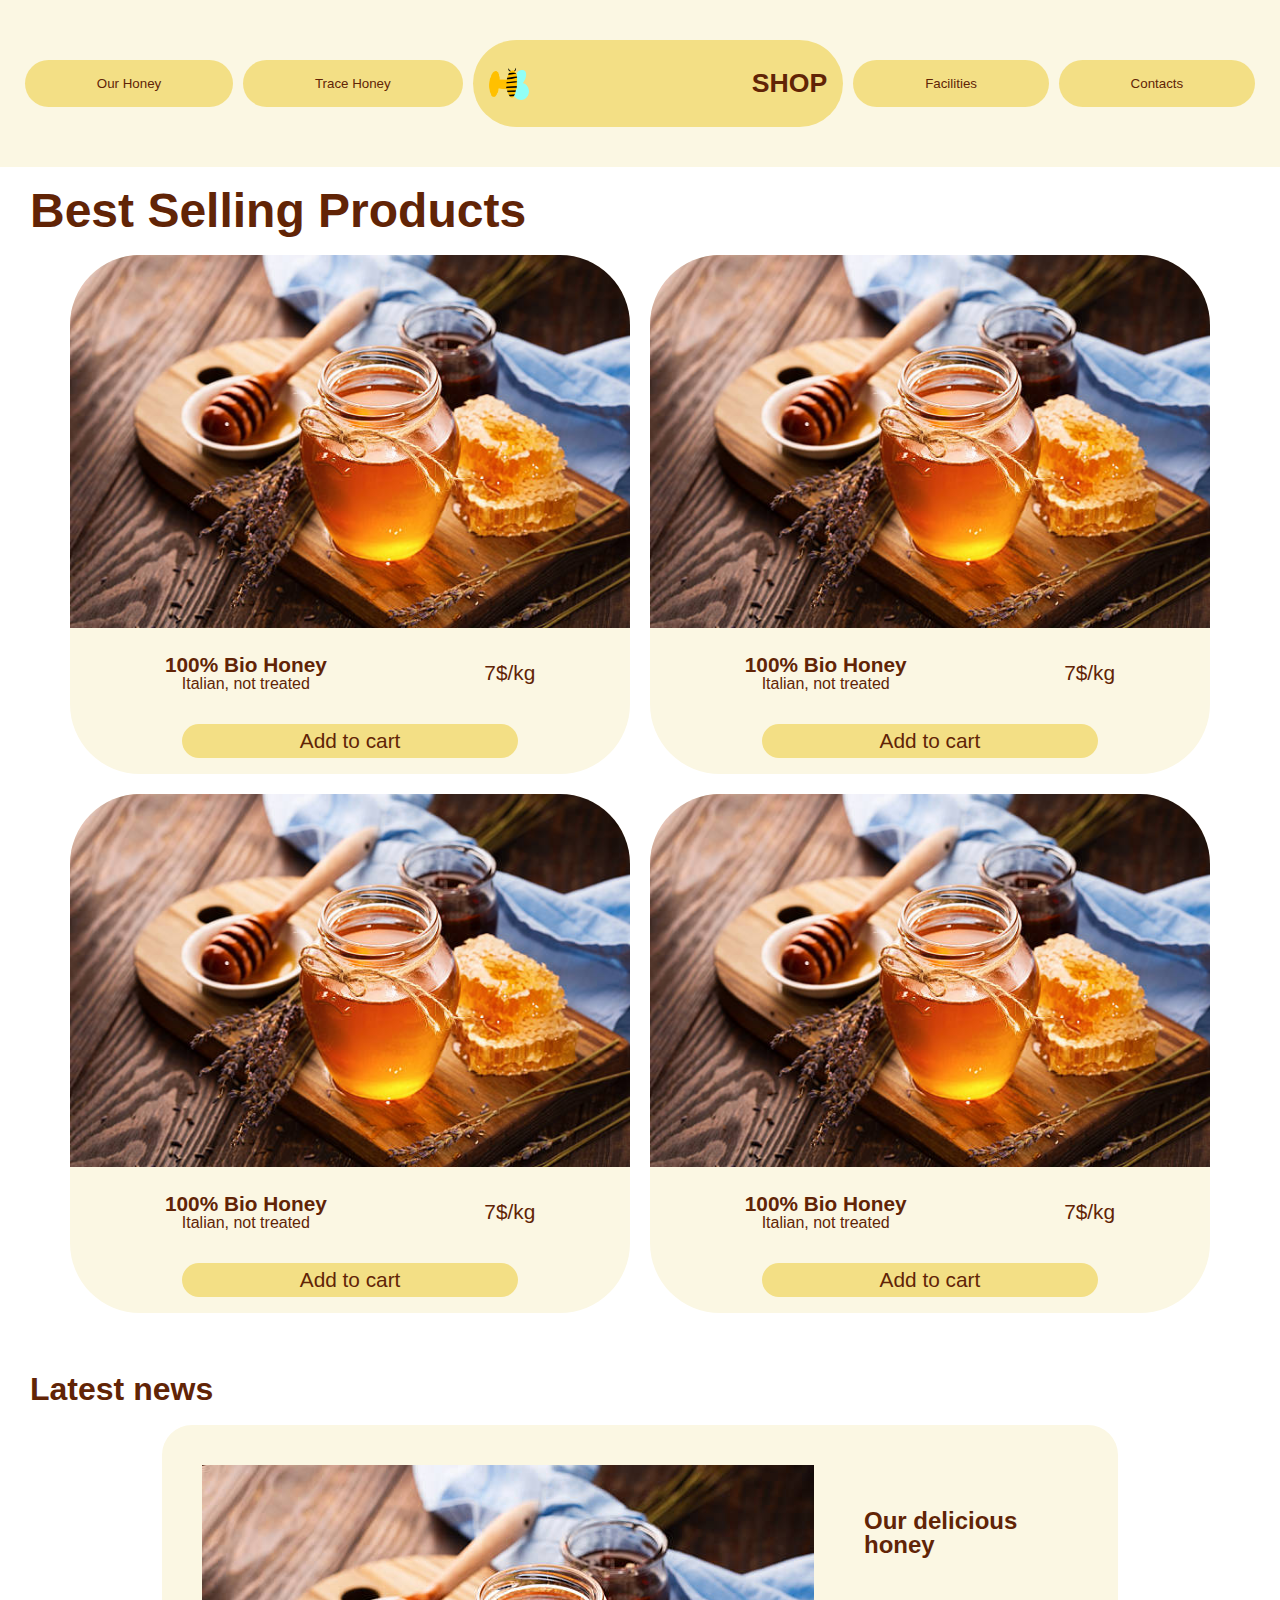
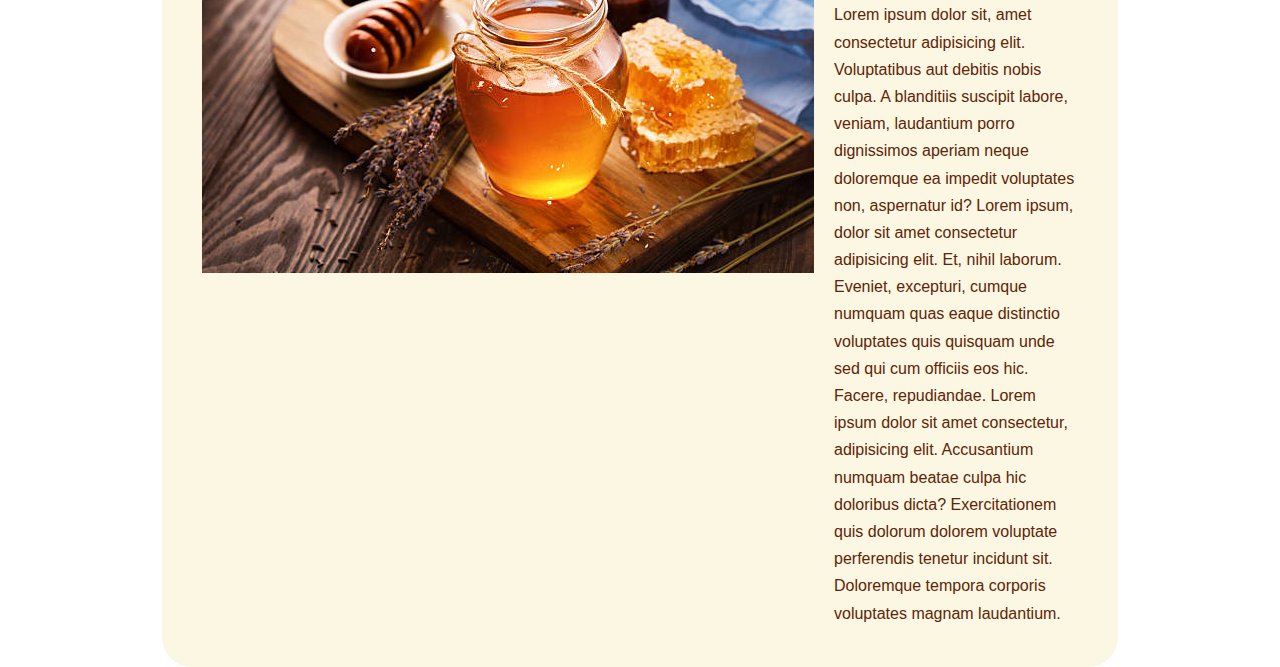
<file: index.html>
<!DOCTYPE html>
<html lang="en">
  <head>
    <meta charset="UTF-8" />
    <meta name="viewport" content="width=device-width, initial-scale=1.0" />
    <link rel="stylesheet" href="assets/css/reset.css" />
    <link rel="stylesheet" href="assets/css/styles.css" />
    <title>Final Layout</title>
  </head>
  <body>
    <header>
      <nav class="navbar">
        <button>Our Honey</button>
        <button>Trace Honey</button>
        <button class="center-button">
          <img src="assets/img/logo.png" alt="Bee logo" />
          <p>SHOP</p>
        </button>
        <button>Facilities</button>
        <button>Contacts</button>
      </nav>
    </header>
    <main>
      <div id="first-section">
        <h1>Best Selling Products</h1>
        <div id="product-section">
          <!-- PRODUCT ROW 1 -->
          <div class="product-row">
            <!-- PRODUCT CARD 1-->
            <div class="product-card">
              <img src="assets/img/honey.jpg" alt="Honey image" />
              <div class="product-card-content">
                <div class="product-card-left-content">
                  <h2>100% Bio Honey</h2>
                  <p>Italian, not treated</p>
                </div>
                <p>7$/kg</p>
              </div>
              <button>Add to cart</button>
            </div>
            <!-- PRODUCT CARD 2-->
            <div class="product-card">
              <img src="assets/img/honey.jpg" alt="Honey image" />
              <div class="product-card-content">
                <div class="product-card-left-content">
                  <h2>100% Bio Honey</h2>
                  <p>Italian, not treated</p>
                </div>
                <p>7$/kg</p>
              </div>
              <button>Add to cart</button>
            </div>
          </div>
          <!-- PRODUCT ROW 2 -->
          <div class="product-row">
            <!-- PRODUCT CARD 3-->
            <div class="product-card">
              <img src="assets/img/honey.jpg" alt="Honey image" />
              <div class="product-card-content">
                <div class="product-card-left-content">
                  <h2>100% Bio Honey</h2>
                  <p>Italian, not treated</p>
                </div>
                <p>7$/kg</p>
              </div>
              <button>Add to cart</button>
            </div>
            <!-- PRODUCT CARD 4-->
            <div class="product-card">
              <img src="assets/img/honey.jpg" alt="Honey image" />
              <div class="product-card-content">
                <div class="product-card-left-content">
                  <h2>100% Bio Honey</h2>
                  <p>Italian, not treated</p>
                </div>
                <p>7$/kg</p>
              </div>
              <button>Add to cart</button>
            </div>
          </div>
        </div>
      </div>
      <div id="second-section">
        <h2>Latest news</h2>
        <div id="flexible-article">
          <div id="flexible-article-image">
            <img src="assets/img/honey.jpg" alt="Honey image" />
          </div>
          <div id="flexible-article-content">
            <h2>Our delicious honey</h2>
            <p>
              Lorem ipsum dolor sit, amet consectetur adipisicing elit.
              Voluptatibus aut debitis nobis culpa. A blanditiis suscipit
              labore, veniam, laudantium porro dignissimos aperiam neque
              doloremque ea impedit voluptates non, aspernatur id? Lorem ipsum,
              dolor sit amet consectetur adipisicing elit. Et, nihil laborum.
              Eveniet, excepturi, cumque numquam quas eaque distinctio
              voluptates quis quisquam unde sed qui cum officiis eos hic.
              Facere, repudiandae. Lorem ipsum dolor sit amet consectetur,
              adipisicing elit. Accusantium numquam beatae culpa hic doloribus
              dicta? Exercitationem quis dolorum dolorem voluptate perferendis
              tenetur incidunt sit. Doloremque tempora corporis voluptates
              magnam laudantium.
            </p>
          </div>
        </div>
      </div>
    </main>
  </body>
</html>
</file>
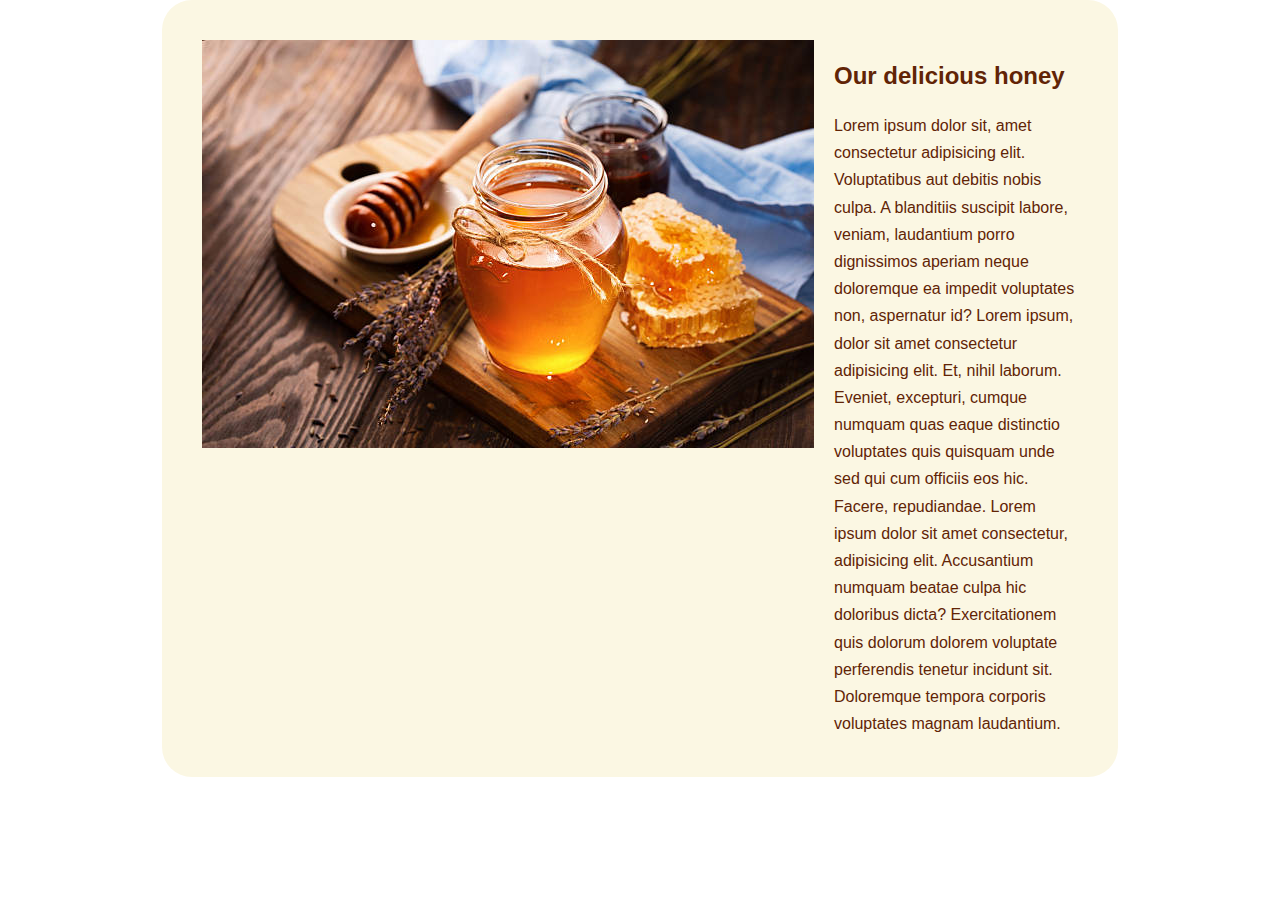
<file: flexible-article.html>
<!DOCTYPE html>
<html lang="en">
  <head>
    <meta charset="UTF-8" />
    <meta name="viewport" content="width=device-width, initial-scale=1.0" />
    <link rel="stylesheet" href="assets/css/reset.css" />
    <link rel="stylesheet" href="assets/css/flexible-article.css" />
    <title>Flexible article</title>
  </head>
  <body>
    <div id="flexible-article">
      <div id="flexible-article-image">
        <img src="assets/img/honey.jpg" alt="Honey image" />
      </div>
      <div id="flexible-article-content">
        <h2>Our delicious honey</h2>
        <p>
          Lorem ipsum dolor sit, amet consectetur adipisicing elit. Voluptatibus
          aut debitis nobis culpa. A blanditiis suscipit labore, veniam,
          laudantium porro dignissimos aperiam neque doloremque ea impedit
          voluptates non, aspernatur id? Lorem ipsum, dolor sit amet consectetur
          adipisicing elit. Et, nihil laborum. Eveniet, excepturi, cumque
          numquam quas eaque distinctio voluptates quis quisquam unde sed qui
          cum officiis eos hic. Facere, repudiandae. Lorem ipsum dolor sit amet
          consectetur, adipisicing elit. Accusantium numquam beatae culpa hic
          doloribus dicta? Exercitationem quis dolorum dolorem voluptate
          perferendis tenetur incidunt sit. Doloremque tempora corporis
          voluptates magnam laudantium.
        </p>
      </div>
    </div>
  </body>
</html>
</file>
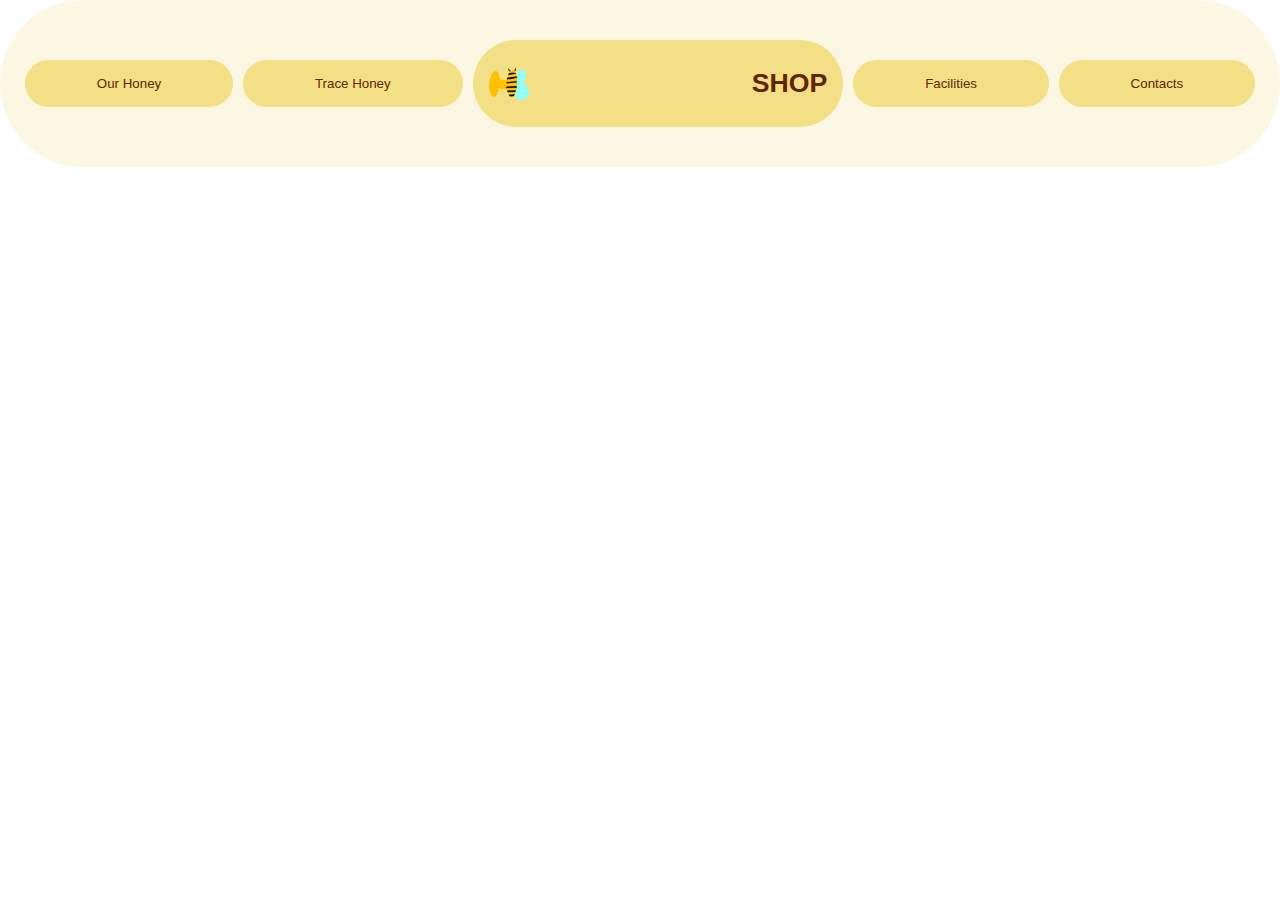
<file: navigation-bar.html>
<!DOCTYPE html>
<html lang="en">
  <head>
    <meta charset="UTF-8" />
    <meta name="viewport" content="width=device-width, initial-scale=1.0" />
    <link rel="stylesheet" href="assets/css/reset.css" />
    <link rel="stylesheet" href="assets/css/navigation-bar.css" />
    <title>Navigation Bar</title>
  </head>
  <body>
    <div>
      <nav class="navbar">
        <button>Our Honey</button>
        <button>Trace Honey</button>
        <button class="center-button">
          <img src="assets/img/logo.png" alt="Bee logo" />
          <p>SHOP</p>
        </button>
        <button>Facilities</button>
        <button>Contacts</button>
      </nav>
    </div>
  </body>
</html>
</file>
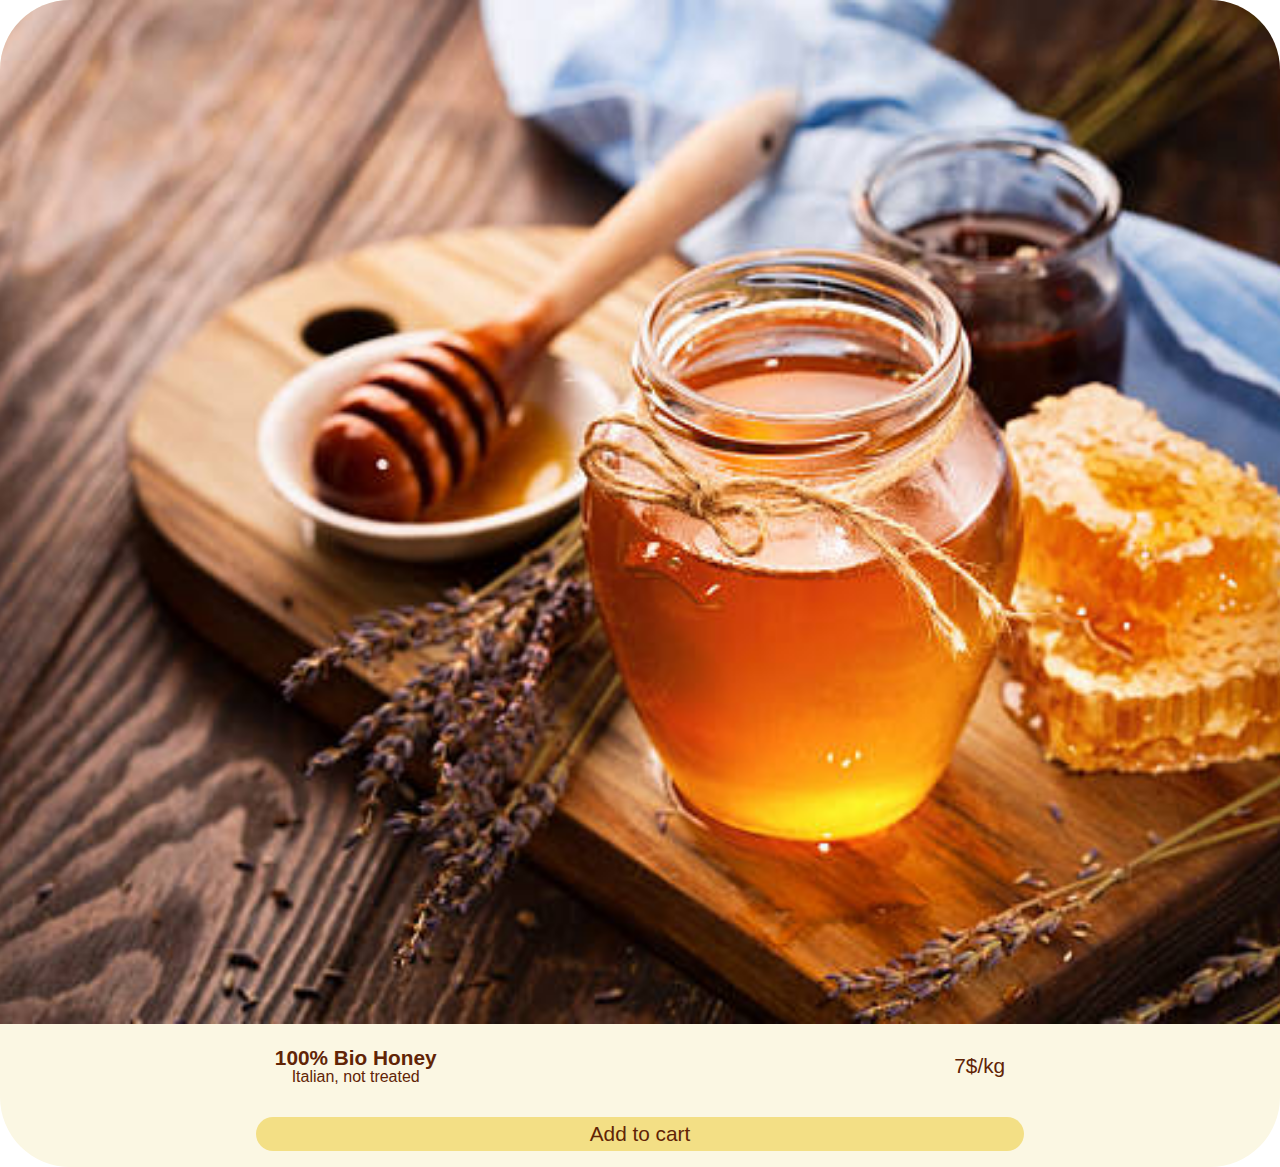
<file: product-card.html>
<!DOCTYPE html>
<html lang="en">
  <head>
    <meta charset="UTF-8" />
    <meta name="viewport" content="width=device-width, initial-scale=1.0" />
    <link rel="stylesheet" href="assets/css/reset.css" />
    <link rel="stylesheet" href="assets/css/product-card.css" />
    <title>Product Card</title>
  </head>
  <body>
    <div id="product-card">
      <img src="assets/img/honey.jpg" alt="Honey image" />
      <div id="product-card-content">
        <div id="product-card-left-content">
          <h2>100% Bio Honey</h2>
          <p>Italian, not treated</p>
        </div>
        <p>7$/kg</p>
      </div>
      <button>Add to cart</button>
    </div>
  </body>
</html>
</file>
<file: assets/css/styles.css>
body {
  font-family: Arial, Helvetica, sans-serif;
  color: #612406;
}

/* HEADER */
.navbar {
  display: flex;
  justify-content: space-around;
  align-items: center;
  background: #fbf7e3;
  padding-left: 20px;
  padding-right: 20px;
  padding-top: 40px;
  padding-bottom: 40px;
}

button {
  padding: 16px 16px;
  border: none;
  background-color: #f3df85;
  cursor: pointer;
  margin: 0 5px;
  flex-grow: 1;
  color: #612406;
  border-radius: 50px;
}

.center-button {
  flex-grow: 2;
  background-color: #f3df85;
  display: flex;
  align-items: center;
  justify-content: space-between;
  padding-top: 2em;
  padding-bottom: 2em;
}

.center-button img {
  width: 40px;
}

.center-button p {
  font-weight: bold;
  font-size: 2em;
}

h1 {
  font-weight: bold;
  font-size: 3em;
  padding: 20px;
  margin-left: 10px;
}

/* PRODUCT SECTION */

#product-section {
  display: flex;
  flex-direction: column;
  align-items: center;
  gap: 20px;
}

.product-row {
  display: flex;
  justify-content: center;
  gap: 20px;
}

.product-card {
  background: #fbf7e3;
  width: 45%;
  padding-bottom: 1em;
  text-align: center;
  border-radius: 70px;
}

.product-card img {
  width: 100%;
  height: auto;
  object-fit: cover;
  border-radius: 70px 70px 0 0;
}

.product-card-content {
  padding-top: 1.5em;
  padding-bottom: 2em;
  display: flex;
  align-items: center;
  justify-content: space-around;
  padding-left: 1em;
  padding-right: 1em;
}

.product-card-left-content h2 {
  font-weight: bold;
  font-size: 1.3em;
}

.product-card-content > p:first-of-type {
  color: #612406;
  font-size: 1.3em;
}

.product-card button {
  background: #f3df85;
  width: 60%;
  border: none;
  color: #612406;
  font-size: 1.3em;
  padding-top: 0.25em;
  padding-bottom: 0.25em;
  border-radius: 20px;
}

/* FLEXIBLE ARTICLE */

#second-section h2 {
  font-size: 2em;
  font-weight: bold;
  margin-top: 40px;
  margin-left: 10px;
  padding: 20px;
}

#flexible-article {
  display: flex;
  background-color: #fbf7e3;
  padding: 30px;
  border-radius: 30px;
  width: 70%;
  margin: 0 auto;
}

#flexible-article-image,
#flexible-article-content {
  flex: 1;
  padding: 10px;
}

#flexible-article-content h2 {
  font-weight: bold;
  font-size: 1.5em;
  margin-top: 1em;
  margin-bottom: 1em;
}

#flexible-article-content p {
  line-height: 1.7;
  font-size: 1em;
}

/* MEDIA QUERIES */

@media screen and (max-width: 768px) {
  #flexible-article {
    flex-direction: column;
    width: 90%;
    padding: 20px;
  }
  #flexible-article-content h2 {
    margin: 0;
    padding: 0;
    padding-bottom: 20px;
  }

  #flexible-article-image {
    order: 2;
    margin-top: 20px;
  }

  #flexible-article-image img {
    max-width: 100%;
    height: auto;
  }
}

@media screen and (max-width: 568px) {
  /* HEADER FOR MOBILE */

  .navbar {
    flex-wrap: wrap;
    justify-content: center;
    padding: 20px 10px;
  }

  .center-button {
    flex-basis: 100%;
  }

  button {
    flex-basis: calc(50% - 10px); /* Two button per row plus padding */
    margin: 5px;
  }

  .navbar > button:nth-child(3) {
    flex-basis: 100%;
    margin: 5px 0;
    order: -1;
    justify-content: center;
  }

  h1 {
    font-size: 2em;
  }

  #first-section {
    text-align: center;
  }

  .product-card {
    width: 90%;
    margin: 10px 0;
  }

  .product-row {
    display: flex;
    flex-wrap: wrap;
    justify-content: center;
  }
}

/* MEDIUM SCREENS */

@media screen and (min-width: 769px) and (max-width: 1024px) {
  body {
    display: flex;
  }

  header {
    width: 100%;
    flex: 0 0 33.33%; /* Occupy one-third of the screen */
    background-color: #fbf7e3;
  }

  main {
    flex: 1; /* Take the remaining space */
  }

  .navbar {
    flex-wrap: wrap;
    justify-content: center;
    padding: 20px 10px;
  }
  .center-button {
    order: -1;
    width: 100%;
  }

  .navbar button {
    width: 100%;
    margin-top: 10px;
    padding: 50px;
    font-size: 1.5em;
  }

  #flexible-article {
    flex-direction: column;
    width: 90%;
    padding: 20px;
  }

  #flexible-article-image {
    order: 2;
    margin-top: 20px;
  }

  #flexible-article-image img {
    max-width: 100%;
    height: auto;
  }

  .product-row:nth-child(2) {
    display: none;
  }
}
</file>
<file: assets/css/flexible-article.css>
body {
  font-family: Arial, Helvetica, sans-serif;
  color: #612406;
}

#flexible-article {
  display: flex;
  background-color: #fbf7e3;
  padding: 30px;
  border-radius: 30px;
  width: 70%;
  margin: 0 auto;
}

#flexible-article-image,
#flexible-article-content {
  flex: 1;
  padding: 10px;
}

h2 {
  font-weight: bold;
  font-size: 1.5em;
  margin-top: 1em;
  margin-bottom: 1em;
}

p {
  line-height: 1.7;
  font-size: 1em;
}

@media (max-width: 768px) {
  #flexible-article {
    flex-direction: column;
    width: 90%;
    padding: 20px;
  }

  #flexible-article-image {
    order: 2;
    margin-top: 20px;
  }

  #flexible-article-image img {
    max-width: 100%;
    height: auto;
  }
}
</file>
<file: assets/css/navigation-bar.css>
body {
  font-family: Arial, Helvetica, sans-serif;
  color: #612406;
}
.navbar {
  display: flex;
  justify-content: space-around;
  align-items: center;
  background: #fbf7e3;
  padding-left: 20px;
  padding-right: 20px;
  padding-top: 40px;
  padding-bottom: 40px;
  border-radius: 100px;
}

button {
  padding: 16px 16px;
  border: none;
  background-color: #f3df85;
  cursor: pointer;
  margin: 0 5px;
  flex-grow: 1;
  color: #612406;
  border-radius: 50px;
}

.center-button {
  flex-grow: 2;
  background-color: #f3df85;
  display: flex;
  align-items: center;
  justify-content: space-between;
  padding-top: 2em;
  padding-bottom: 2em;
}

.center-button img {
  width: 40px;
}

.center-button p {
  font-weight: bold;
  font-size: 2em;
}
</file>
<file: assets/css/product-card.css>
body {
  font-family: Arial, Helvetica, sans-serif;
  color: #612406;
}

#product-card {
  background: #fbf7e3;
  width: 100%;
  overflow: hidden;
  padding-bottom: 1em;
  text-align: center;
  border-radius: 70px;
}

#product-card img {
  width: 120%;
  height: 50%;
  display: block;
  object-fit: cover;
  margin-left: -3em;
}

#product-card-content {
  padding-top: 1.5em;
  padding-bottom: 2em;
  display: flex;
  align-items: center;
  justify-content: space-around;
  padding-left: 1em;
  padding-right: 1em;
}

h2 {
  font-weight: bold;
  font-size: 1.3em;
}

#product-card-content > p:first-of-type {
  color: #612406;
  font-size: 1.3em;
}

button {
  background: #f3df85;
  width: 60%;
  border: none;
  color: #612406;
  font-size: 1.3em;
  padding-top: 0.25em;
  padding-bottom: 0.25em;
  border-radius: 20px;
}
</file>
